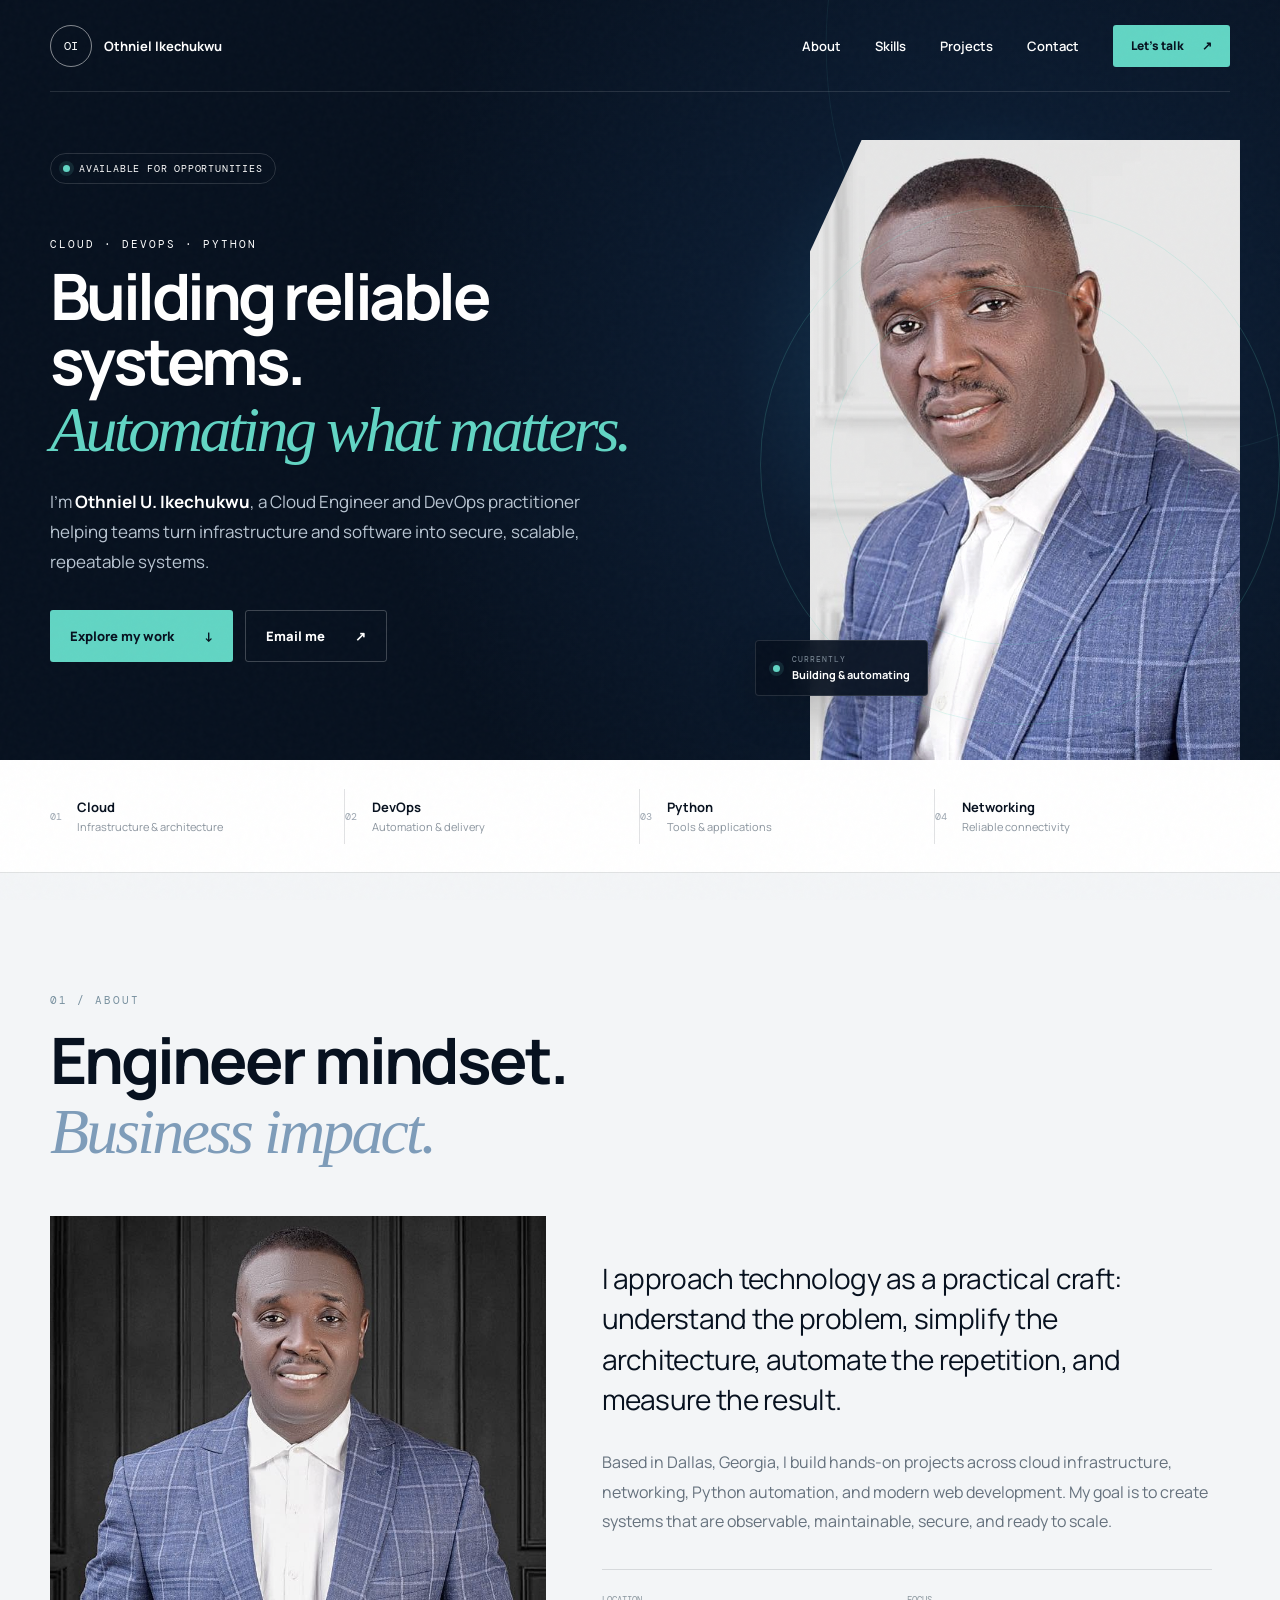
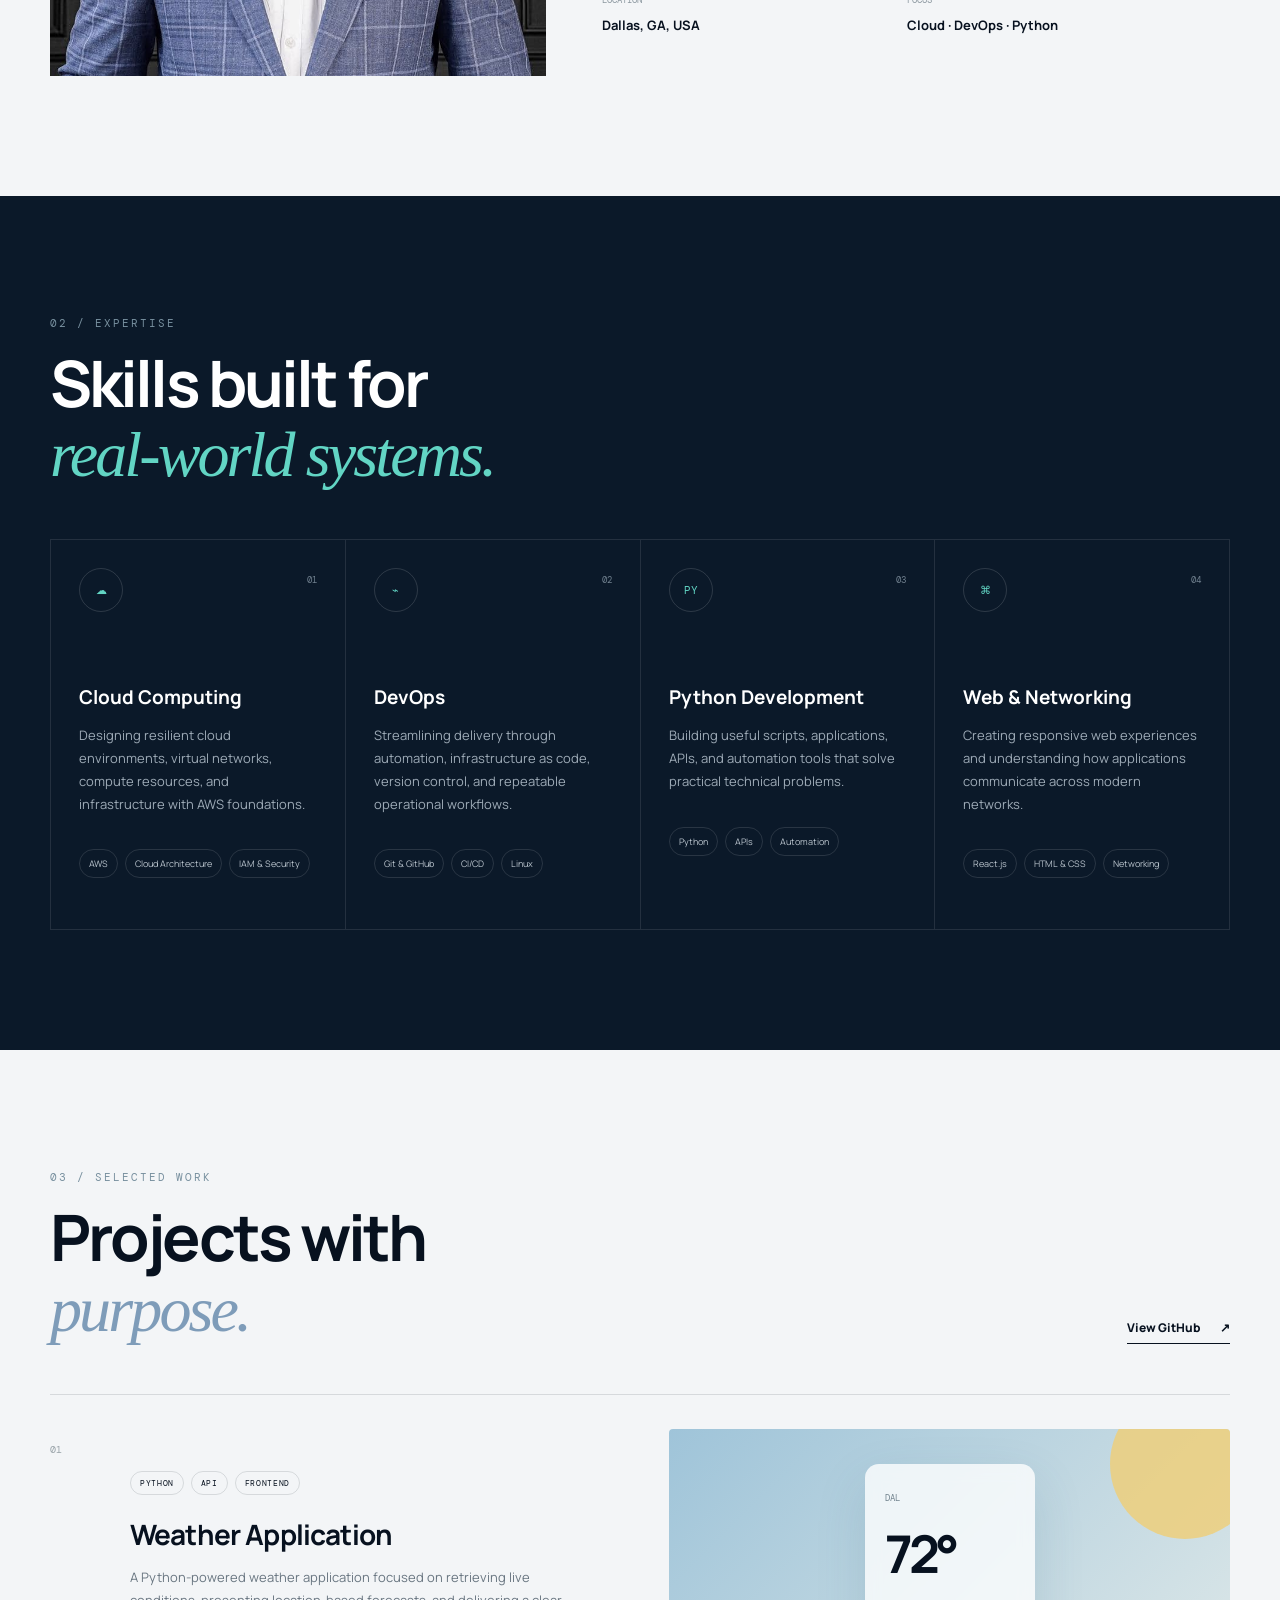
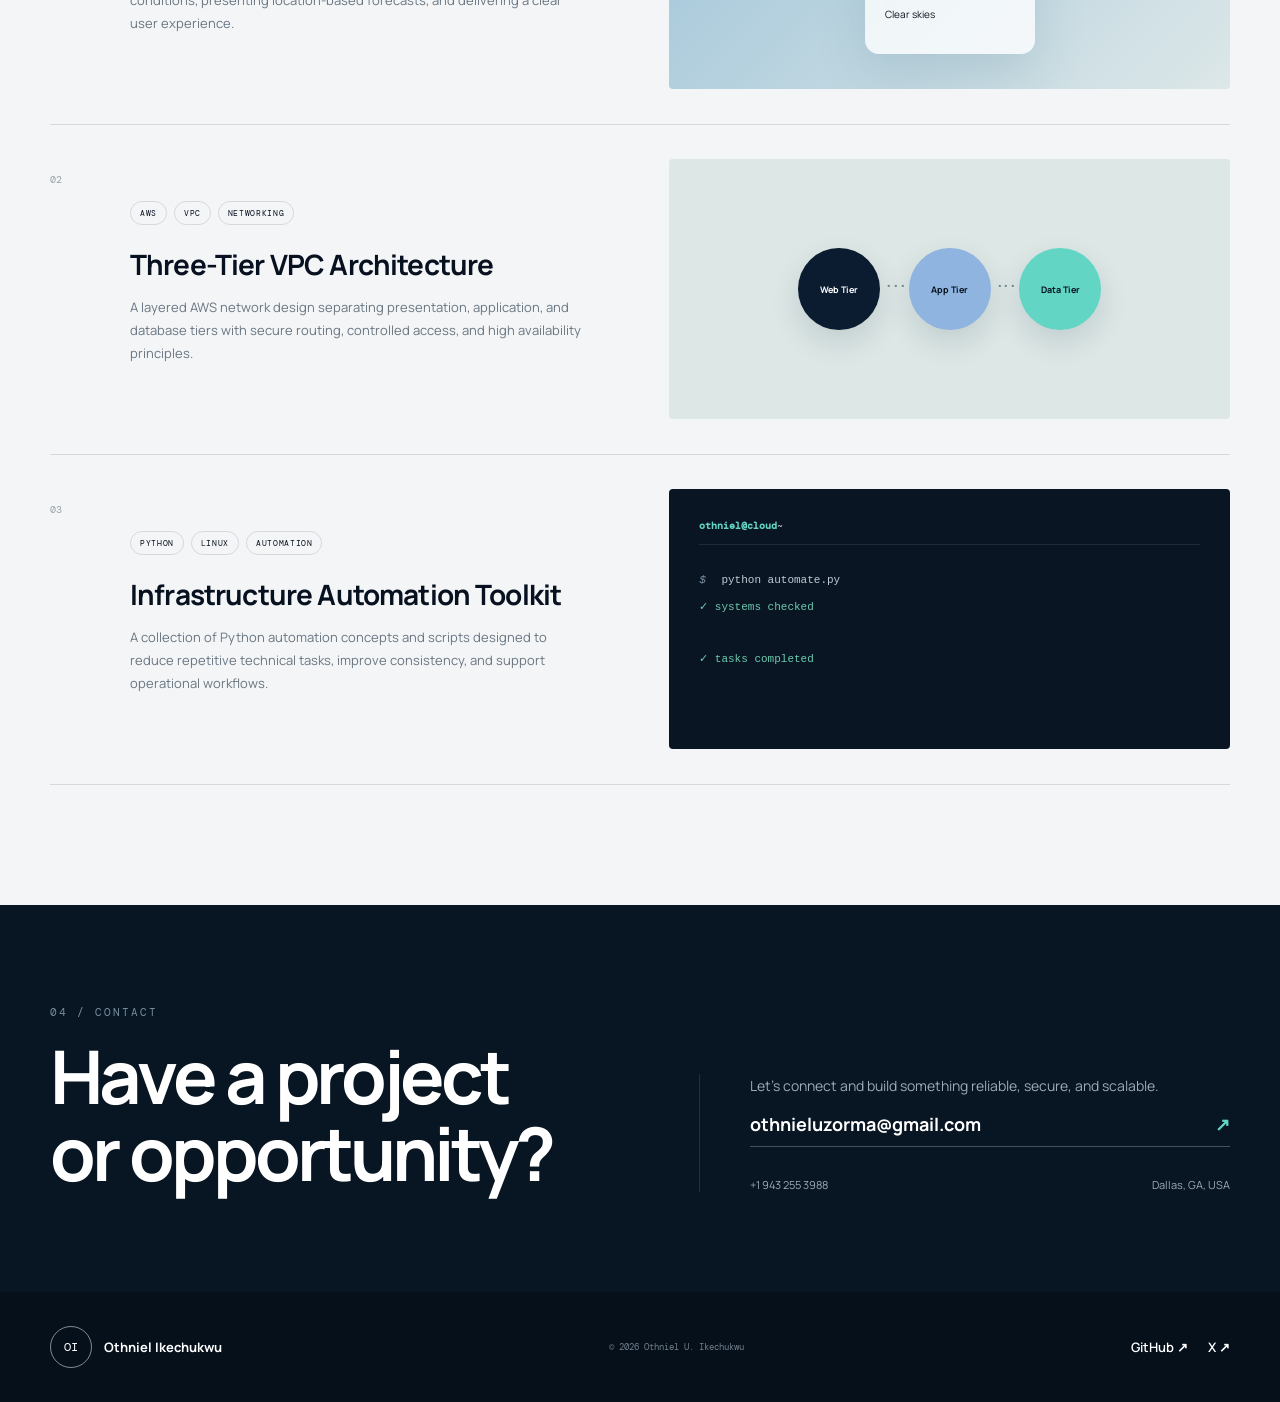
<file: index.html>
<!DOCTYPE html>
<html lang="en">
<head>
  <meta charset="UTF-8">
  <meta name="viewport" content="width=device-width, initial-scale=1.0">
  <meta name="description" content="Portfolio of Othniel U. Ikechukwu, Cloud Engineer, DevOps Engineer, and Python Developer based in Dallas, Georgia.">
  <meta name="theme-color" content="#07111f">
  <title>Othniel U. Ikechukwu | Cloud & DevOps Engineer</title>
  <link rel="preconnect" href="https://fonts.googleapis.com">
  <link rel="preconnect" href="https://fonts.gstatic.com" crossorigin>
  <link href="https://fonts.googleapis.com/css2?family=DM+Mono:wght@400;500&family=Manrope:wght@400;500;600;700;800&display=swap" rel="stylesheet">
  <link rel="stylesheet" href="index.css">
</head>
<body>
  <div class="noise" aria-hidden="true"></div>
  <header class="site-header" id="top">
    <nav class="nav shell" aria-label="Primary navigation">
      <a class="brand" href="#top" aria-label="Go to top"><span>OI</span><b>Othniel Ikechukwu</b></a>
      <button class="menu-toggle" type="button" aria-expanded="false" aria-controls="nav-links" aria-label="Toggle navigation"><span></span><span></span></button>
      <div class="nav-links" id="nav-links">
        <a href="#about">About</a>
        <a href="#skills">Skills</a>
        <a href="#projects">Projects</a>
        <a href="#contact">Contact</a>
      </div>
      <a class="nav-cta" href="mailto:othnieluzorma@gmail.com">Let’s talk <span>↗</span></a>
    </nav>
  </header>

  <main>
    <section class="hero shell">
      <div class="hero-copy reveal">
        <div class="availability"><span></span> Available for opportunities</div>
        <p class="eyebrow">Cloud · DevOps · Python</p>
        <h1>Building reliable systems.<br><em>Automating what matters.</em></h1>
        <p class="hero-lead">I’m <strong>Othniel U. Ikechukwu</strong>, a Cloud Engineer and DevOps practitioner helping teams turn infrastructure and software into secure, scalable, repeatable systems.</p>
        <div class="hero-actions">
          <a class="button primary" href="#projects">Explore my work <span>↓</span></a>
          <a class="button secondary" href="mailto:othnieluzorma@gmail.com">Email me <span>↗</span></a>
        </div>
      </div>
      <div class="hero-visual reveal">
        <div class="portrait-frame">
          <div class="orbit orbit-one"></div><div class="orbit orbit-two"></div>
          <img src="image 2.jpg" alt="Othniel U. Ikechukwu">
          <div class="status-card"><span class="status-dot"></span><div><small>CURRENTLY</small><strong>Building & automating</strong></div></div>
        </div>
      </div>
    </section>

    <section class="signal-strip" aria-label="Professional summary">
      <div class="shell signal-grid">
        <div><span>01</span><p><b>Cloud</b>Infrastructure & architecture</p></div>
        <div><span>02</span><p><b>DevOps</b>Automation & delivery</p></div>
        <div><span>03</span><p><b>Python</b>Tools & applications</p></div>
        <div><span>04</span><p><b>Networking</b>Reliable connectivity</p></div>
      </div>
    </section>

    <section class="section shell" id="about">
      <div class="section-heading reveal"><p class="section-kicker">01 / About</p><h2>Engineer mindset.<br><em>Business impact.</em></h2></div>
      <div class="about-grid reveal">
        <div class="about-photo"><img src="image 5.jpg" alt="Othniel in a professional setting" loading="lazy"></div>
        <div class="about-copy">
          <p class="large-copy">I approach technology as a practical craft: understand the problem, simplify the architecture, automate the repetition, and measure the result.</p>
          <p>Based in Dallas, Georgia, I build hands-on projects across cloud infrastructure, networking, Python automation, and modern web development. My goal is to create systems that are observable, maintainable, secure, and ready to scale.</p>
          <div class="about-meta">
            <div><small>Location</small><strong>Dallas, GA, USA</strong></div>
            <div><small>Focus</small><strong>Cloud · DevOps · Python</strong></div>
          </div>
        </div>
      </div>
    </section>

    <section class="section skills-section" id="skills">
      <div class="shell">
        <div class="section-heading reveal"><p class="section-kicker">02 / Expertise</p><h2>Skills built for<br><em>real-world systems.</em></h2></div>
        <div class="skills-grid">
          <article class="skill-card reveal"><span class="skill-icon">☁</span><p class="skill-no">01</p><h3>Cloud Computing</h3><p>Designing resilient cloud environments, virtual networks, compute resources, and infrastructure with AWS foundations.</p><ul><li>AWS</li><li>Cloud Architecture</li><li>IAM & Security</li></ul></article>
          <article class="skill-card reveal"><span class="skill-icon">⌁</span><p class="skill-no">02</p><h3>DevOps</h3><p>Streamlining delivery through automation, infrastructure as code, version control, and repeatable operational workflows.</p><ul><li>Git & GitHub</li><li>CI/CD</li><li>Linux</li></ul></article>
          <article class="skill-card reveal"><span class="skill-icon">PY</span><p class="skill-no">03</p><h3>Python Development</h3><p>Building useful scripts, applications, APIs, and automation tools that solve practical technical problems.</p><ul><li>Python</li><li>APIs</li><li>Automation</li></ul></article>
          <article class="skill-card reveal"><span class="skill-icon">⌘</span><p class="skill-no">04</p><h3>Web & Networking</h3><p>Creating responsive web experiences and understanding how applications communicate across modern networks.</p><ul><li>React.js</li><li>HTML & CSS</li><li>Networking</li></ul></article>
        </div>
      </div>
    </section>

    <section class="section shell" id="projects">
      <div class="projects-head reveal"><div class="section-heading"><p class="section-kicker">03 / Selected work</p><h2>Projects with<br><em>purpose.</em></h2></div><a class="text-link" href="https://github.com/apstiyke7e" target="_blank" rel="noopener">View GitHub <span>↗</span></a></div>
      <div class="project-list">
        <article class="project-card reveal"><div class="project-number">01</div><div class="project-info"><div class="project-tags"><span>Python</span><span>API</span><span>Frontend</span></div><h3>Weather Application</h3><p>A Python-powered weather application focused on retrieving live conditions, presenting location-based forecasts, and delivering a clear user experience.</p></div><div class="project-art weather-art"><div class="weather-ui"><span>DAL</span><strong>72°</strong><small>Clear skies</small></div><i></i></div></article>
        <article class="project-card reveal"><div class="project-number">02</div><div class="project-info"><div class="project-tags"><span>AWS</span><span>VPC</span><span>Networking</span></div><h3>Three-Tier VPC Architecture</h3><p>A layered AWS network design separating presentation, application, and database tiers with secure routing, controlled access, and high availability principles.</p></div><div class="project-art architecture-art"><div class="tier web">Web Tier</div><div class="connector">···</div><div class="tier app">App Tier</div><div class="connector">···</div><div class="tier data">Data Tier</div></div></article>
        <article class="project-card reveal"><div class="project-number">03</div><div class="project-info"><div class="project-tags"><span>Python</span><span>Linux</span><span>Automation</span></div><h3>Infrastructure Automation Toolkit</h3><p>A collection of Python automation concepts and scripts designed to reduce repetitive technical tasks, improve consistency, and support operational workflows.</p></div><div class="project-art terminal-art"><div><b>othniel@cloud</b><span>~</span></div><code><i>$</i> python automate.py<br><em>✓ systems checked</em><br><em>✓ tasks completed</em></code></div></article>
      </div>
    </section>

    <section class="contact-section" id="contact">
      <div class="shell contact-grid">
        <div class="reveal"><p class="section-kicker">04 / Contact</p><h2>Have a project<br>or opportunity?</h2></div>
        <div class="contact-card reveal"><p>Let’s connect and build something reliable, secure, and scalable.</p><a class="contact-email" href="mailto:othnieluzorma@gmail.com">othnieluzorma@gmail.com <span>↗</span></a><div class="contact-details"><a href="tel:+19432553988">+1 943 255 3988</a><span>Dallas, GA, USA</span></div></div>
      </div>
    </section>
  </main>

  <footer><div class="shell footer-inner"><a class="brand footer-brand" href="#top"><span>OI</span><b>Othniel Ikechukwu</b></a><p>© <span id="year"></span> Othniel U. Ikechukwu</p><div class="socials"><a href="https://github.com/apstiyke7e" target="_blank" rel="noopener">GitHub ↗</a><a href="https://x.com/othnieliyk" target="_blank" rel="noopener">X ↗</a></div></div></footer>
  <script src="index.js"></script>
</body>
</html>
</file>
<file: index.css>
:root{--ink:#07111f;--navy:#0b1b30;--paper:#f3f5f7;--white:#fff;--cyan:#62d5c4;--blue:#8eb4df;--line:rgba(7,17,31,.12)}*{box-sizing:border-box}html{scroll-behavior:smooth}body{margin:0;font-family:"Manrope",sans-serif;color:var(--ink);background:var(--paper);-webkit-font-smoothing:antialiased}.noise{position:fixed;inset:0;pointer-events:none;opacity:.025;z-index:99;background-image:url("data:image/svg+xml,%3Csvg viewBox='0 0 180 180' xmlns='http://www.w3.org/2000/svg'%3E%3Cfilter id='n'%3E%3CfeTurbulence type='fractalNoise' baseFrequency='.9' numOctaves='3' stitchTiles='stitch'/%3E%3C/filter%3E%3Crect width='100%25' height='100%25' filter='url(%23n)' opacity='.9'/%3E%3C/svg%3E")}.shell{width:min(1180px,calc(100% - 48px));margin-inline:auto}.site-header{position:absolute;z-index:20;width:100%;top:0;color:#fff}.nav{height:92px;display:flex;align-items:center;border-bottom:1px solid rgba(255,255,255,.12)}.brand{display:flex;align-items:center;gap:12px;color:inherit;text-decoration:none}.brand span{width:42px;height:42px;border:1px solid rgba(255,255,255,.5);border-radius:50%;display:grid;place-items:center;font-family:"DM Mono";font-size:12px}.brand b{font-size:13px}.nav-links{display:flex;gap:34px;margin-left:auto}.nav-links a,.socials a{color:inherit;text-decoration:none;font-size:13px;font-weight:600}.nav-links a{position:relative}.nav-links a:after{content:"";position:absolute;left:0;right:100%;bottom:-6px;height:1px;background:var(--cyan);transition:.3s}.nav-links a:hover:after{right:0}.nav-cta{margin-left:34px;color:#07111f;background:var(--cyan);text-decoration:none;height:42px;padding:0 18px;border-radius:3px;display:flex;align-items:center;gap:18px;font-size:12px;font-weight:800}.menu-toggle{display:none}.hero{height:min(760px,820px);max-height:820px;width:100%;max-width:none;padding-left:max(24px,calc((100% - 1180px)/2));padding-right:max(24px,calc((100% - 1180px)/2));display:grid;grid-template-columns:58% 42%;align-items:center;color:#fff;background:radial-gradient(circle at 77% 48%,#173d5b 0,#0b1b30 24%,#07111f 58%);position:relative;overflow:hidden}.hero:after{content:"";position:absolute;right:-15%;top:-40%;width:50%;height:100%;border:1px solid rgba(98,213,196,.08);border-radius:50%;transform:rotate(-15deg)}.hero-copy{position:relative;z-index:3;padding-top:55px}.availability{display:inline-flex;align-items:center;gap:9px;border:1px solid rgba(255,255,255,.14);border-radius:20px;padding:8px 12px;font-family:"DM Mono";font-size:10px;text-transform:uppercase;letter-spacing:.08em;margin-bottom:42px}.availability span,.status-dot{width:7px;height:7px;border-radius:50%;background:var(--cyan);box-shadow:0 0 0 4px rgba(98,213,196,.12)}.eyebrow,.section-kicker{font-family:"DM Mono";font-size:11px;text-transform:uppercase;letter-spacing:.18em}.hero h1{font-size:clamp(50px,5vw,74px);line-height:1.03;letter-spacing:-.055em;margin:12px 0 24px;max-width:760px}.hero h1 em,.section-heading h2 em{font-family:Georgia,serif;font-weight:400;color:var(--cyan)}.hero-lead{max-width:590px;color:#b9c5d2;font-size:17px;line-height:1.75}.hero-lead strong{color:#fff}.hero-actions{display:flex;gap:12px;margin-top:34px}.button{height:52px;padding:0 20px;border-radius:3px;text-decoration:none;display:inline-flex;align-items:center;justify-content:center;gap:30px;font-size:13px;font-weight:800}.button.primary{background:var(--cyan);color:var(--ink)}.button.secondary{border:1px solid rgba(255,255,255,.22);color:#fff}.hero-visual{height:100%;position:relative;z-index:2;display:flex;align-items:flex-end;justify-content:flex-end}.portrait-frame{position:relative;width:min(430px,100%);height:620px;align-self:flex-end;margin-right:-10px}.portrait-frame img{position:absolute;bottom:0;right:0;width:100%;height:620px;object-fit:cover;object-position:center top;filter:saturate(.82) contrast(1.04);clip-path:polygon(12% 0,100% 0,100% 100%,0 100%,0 18%)}.orbit{position:absolute;border:1px solid rgba(98,213,196,.18);border-radius:50%;z-index:2}.orbit-one{width:520px;height:520px;left:-50px;top:65px}.orbit-two{width:360px;height:360px;left:20px;top:145px}.status-card{position:absolute;z-index:4;left:-55px;bottom:64px;background:rgba(7,17,31,.92);backdrop-filter:blur(10px);border:1px solid rgba(255,255,255,.12);border-radius:4px;padding:13px 17px;display:flex;gap:12px;align-items:center;box-shadow:0 14px 40px rgba(0,0,0,.2)}.status-card small{display:block;color:#82909d;font-size:8px;font-family:"DM Mono";letter-spacing:.12em}.status-card strong{display:block;font-size:11px;margin-top:3px}.signal-strip{background:#fff;border-bottom:1px solid var(--line)}.signal-grid{height:112px;display:grid;grid-template-columns:repeat(4,1fr);align-items:center}.signal-grid>div{height:55px;border-right:1px solid var(--line);display:flex;align-items:center;gap:15px;padding-right:20px}.signal-grid>div:last-child{border-right:0}.signal-grid>div>span{font-family:"DM Mono";font-size:10px;color:#9da7b1}.signal-grid p{margin:0;font-size:11px;color:#8a949e;line-height:1.7}.signal-grid b{display:block;color:var(--ink);font-size:13px}.section{padding-top:120px;padding-bottom:120px}.section-heading h2{font-size:clamp(42px,5vw,64px);line-height:1.08;letter-spacing:-.045em;margin:18px 0 50px}.section-heading h2 em{color:#7e9cb9}.section-kicker{color:#78909f;margin:0}.about-grid{display:grid;grid-template-columns:42% 58%;gap:56px;align-items:center}.about-photo{height:460px;overflow:hidden;background:#dfe5e9}.about-photo img{width:100%;height:100%;object-fit:cover;object-position:center 25%;filter:saturate(.75)}.about-copy{max-width:610px}.large-copy{font-size:28px;line-height:1.45;letter-spacing:-.025em;margin-top:0}.about-copy>p:not(.large-copy){color:#65717d;line-height:1.85}.about-meta{border-top:1px solid var(--line);margin-top:32px;padding-top:24px;display:grid;grid-template-columns:1fr 1fr}.about-meta small{display:block;font-family:"DM Mono";font-size:9px;text-transform:uppercase;color:#8b979f;margin-bottom:7px}.about-meta strong{font-size:13px}.skills-section{background:#0b1929;color:#fff}.skills-section .section-heading h2 em{color:var(--cyan)}.skills-section .section-kicker{color:#78909f}.skills-grid{display:grid;grid-template-columns:repeat(4,1fr);border-top:1px solid rgba(255,255,255,.1);border-left:1px solid rgba(255,255,255,.1)}.skill-card{min-height:390px;padding:28px;border-right:1px solid rgba(255,255,255,.1);border-bottom:1px solid rgba(255,255,255,.1);position:relative;transition:.35s}.skill-card:hover{background:#102238;transform:translateY(-4px)}.skill-icon{width:44px;height:44px;border:1px solid rgba(255,255,255,.14);border-radius:50%;display:grid;place-items:center;color:var(--cyan);font-family:"DM Mono";font-size:11px}.skill-no{position:absolute;right:28px;top:25px;font-family:"DM Mono";font-size:9px;color:#71818f}.skill-card h3{font-size:19px;margin:72px 0 14px}.skill-card>p:not(.skill-no){color:#9eabb7;font-size:13px;line-height:1.75}.skill-card ul{list-style:none;padding:0;margin:34px 0 0;display:flex;flex-wrap:wrap;gap:7px}.skill-card li{border:1px solid rgba(255,255,255,.12);border-radius:20px;padding:7px 9px;font-size:9px;color:#bac4cd}.projects-head{display:flex;justify-content:space-between;align-items:flex-end}.text-link{color:var(--ink);text-decoration:none;border-bottom:1px solid var(--ink);padding-bottom:7px;font-size:12px;font-weight:800;margin-bottom:50px}.text-link span{margin-left:18px}.project-list{border-top:1px solid var(--line)}.project-card{min-height:330px;border-bottom:1px solid var(--line);display:grid;grid-template-columns:60px 44% 1fr;gap:20px;align-items:center;padding:34px 0}.project-number{align-self:start;padding-top:14px;font-family:"DM Mono";font-size:10px;color:#98a2a8}.project-tags{display:flex;gap:7px;margin-bottom:20px}.project-tags span{font-family:"DM Mono";font-size:8px;text-transform:uppercase;letter-spacing:.08em;border:1px solid var(--line);border-radius:20px;padding:6px 9px}.project-info h3{font-size:28px;margin:0 0 12px;letter-spacing:-.03em}.project-info>p{font-size:13px;line-height:1.75;color:#697681;max-width:460px}.project-art{height:260px;border-radius:4px;overflow:hidden;position:relative}.weather-art{background:linear-gradient(135deg,#9fc4d9,#dce7e8)}.weather-ui{position:absolute;z-index:2;left:50%;top:50%;transform:translate(-50%,-50%);width:170px;height:190px;background:rgba(255,255,255,.78);backdrop-filter:blur(8px);border-radius:14px;padding:20px;box-shadow:0 20px 50px rgba(41,91,121,.15)}.weather-ui span{font-family:"DM Mono";font-size:9px;color:#71828d}.weather-ui strong{display:block;font-size:52px;letter-spacing:-.08em;margin:12px 0}.weather-ui small{font-size:10px}.weather-art i{position:absolute;width:150px;height:150px;border-radius:50%;background:#f0cf76;right:-30px;top:-40px;opacity:.8}.architecture-art{background:#dce7e6;display:flex;align-items:center;justify-content:center}.architecture-art .tier{width:82px;height:82px;border-radius:50%;display:grid;place-items:center;background:#0b1b30;color:#fff;font-size:9px;font-weight:700;box-shadow:0 12px 30px rgba(7,17,31,.12)}.architecture-art .app{background:#8eb4df;color:#07111f}.architecture-art .data{background:var(--cyan);color:#07111f}.connector{font-family:"DM Mono";letter-spacing:-.2em;color:#6d8c8b;margin:-8px 4px 0}.terminal-art{background:#091522;padding:30px;color:#c0ccd6;font-family:"DM Mono"}.terminal-art>div{border-bottom:1px solid rgba(255,255,255,.09);padding-bottom:12px;font-size:10px}.terminal-art>div b{color:var(--cyan)}.terminal-art code{display:block;margin-top:22px;font-size:11px;line-height:2.4}.terminal-art code i{color:#7f94a7;margin-right:9px}.terminal-art code em{display:block;color:#6dcaaf;font-style:normal}.contact-section{background:#081522;color:#fff;padding:100px 0}.contact-grid{display:grid;grid-template-columns:55% 45%;align-items:end}.contact-section h2{font-size:clamp(46px,6vw,74px);line-height:1.05;letter-spacing:-.055em;margin:18px 0 0}.contact-card{border-left:1px solid rgba(255,255,255,.12);padding-left:50px}.contact-card>p{color:#9eabb7;font-size:14px;line-height:1.75;margin-top:0}.contact-email{color:#fff;text-decoration:none;font-size:18px;font-weight:700;border-bottom:1px solid rgba(255,255,255,.25);padding-bottom:10px;display:flex;justify-content:space-between}.contact-email span{color:var(--cyan)}.contact-details{display:flex;justify-content:space-between;margin-top:30px;font-size:11px;color:#9eabb7}.contact-details a{color:inherit;text-decoration:none}footer{background:#06101b;color:#fff}.footer-inner{height:110px;display:flex;align-items:center}.footer-inner>p{margin:auto;font-family:"DM Mono";font-size:9px;color:#71808d}.socials{display:flex;gap:20px}.reveal{opacity:0;transform:translateY(18px);transition:opacity .75s ease,transform .75s ease}.reveal.visible{opacity:1;transform:none}.error-page{min-height:100vh;background:var(--ink);color:#fff;display:grid;place-items:center;text-align:center}.error-content{max-width:620px;padding:24px}.error-code{font-family:"DM Mono";color:var(--cyan);letter-spacing:.2em}.error-content h1{font-size:clamp(48px,8vw,82px);letter-spacing:-.06em;margin:10px 0}.error-content>p:not(.error-code){color:#aab4bf;line-height:1.7;margin-bottom:30px}@media(max-width:900px){.shell{width:min(100% - 36px,1180px)}.nav-links{position:absolute;display:none;top:76px;left:18px;right:18px;margin:0;padding:20px;background:#07111f;border:1px solid rgba(255,255,255,.1);flex-direction:column}.nav-links.open{display:flex}.menu-toggle{display:flex;margin-left:auto;width:42px;height:42px;border:0;background:transparent;flex-direction:column;justify-content:center;gap:7px}.menu-toggle span{display:block;width:22px;height:1px;background:#fff}.nav-cta{margin-left:12px}.hero{height:auto;min-height:820px;grid-template-columns:62% 38%;padding-inline:24px}.hero h1{font-size:50px}.portrait-frame{height:520px}.portrait-frame img{height:520px}.signal-grid{grid-template-columns:repeat(2,1fr);height:auto;padding:20px 0}.signal-grid>div{border-bottom:1px solid var(--line)}.signal-grid>div:nth-child(2){border-right:0}.skills-grid{grid-template-columns:repeat(2,1fr)}.project-card{grid-template-columns:40px 42% 1fr}.contact-grid{grid-template-columns:52% 48%}.contact-email{font-size:15px}}@media(max-width:650px){.shell{width:calc(100% - 32px)}.nav{height:76px}.brand b{display:none}.nav-cta{display:none}.hero{padding:110px 16px 0;min-height:780px;grid-template-columns:1fr;align-content:start}.hero-copy{padding-top:0}.availability{margin-bottom:30px}.hero h1{font-size:42px}.hero-lead{font-size:15px}.hero-visual{position:absolute;right:-85px;bottom:0;width:330px;height:380px;opacity:.72}.portrait-frame{width:330px;height:380px}.portrait-frame img{height:380px}.status-card{display:none}.orbit-one{width:380px;height:380px}.signal-strip{position:relative}.signal-grid{grid-template-columns:1fr 1fr}.signal-grid>div{height:70px;padding:0 8px}.section{padding-top:82px;padding-bottom:82px}.section-heading h2{font-size:42px;margin-bottom:34px}.about-grid{grid-template-columns:1fr;gap:30px}.about-photo{height:380px}.large-copy{font-size:23px}.skills-grid{grid-template-columns:1fr}.skill-card{min-height:330px}.projects-head{align-items:flex-start}.text-link{margin-top:45px}.project-card{grid-template-columns:30px 1fr;padding:30px 0}.project-art{grid-column:2;height:230px}.project-info h3{font-size:24px}.architecture-art .tier{width:70px;height:70px}.contact-section{padding:78px 0}.contact-grid{grid-template-columns:1fr;gap:50px}.contact-card{border-left:0;border-top:1px solid rgba(255,255,255,.12);padding:32px 0 0}.footer-inner{height:auto;min-height:120px}.footer-brand{display:none}.footer-inner>p{margin:0 auto 0 0}.hero-actions{position:relative;z-index:5}}
</file>
